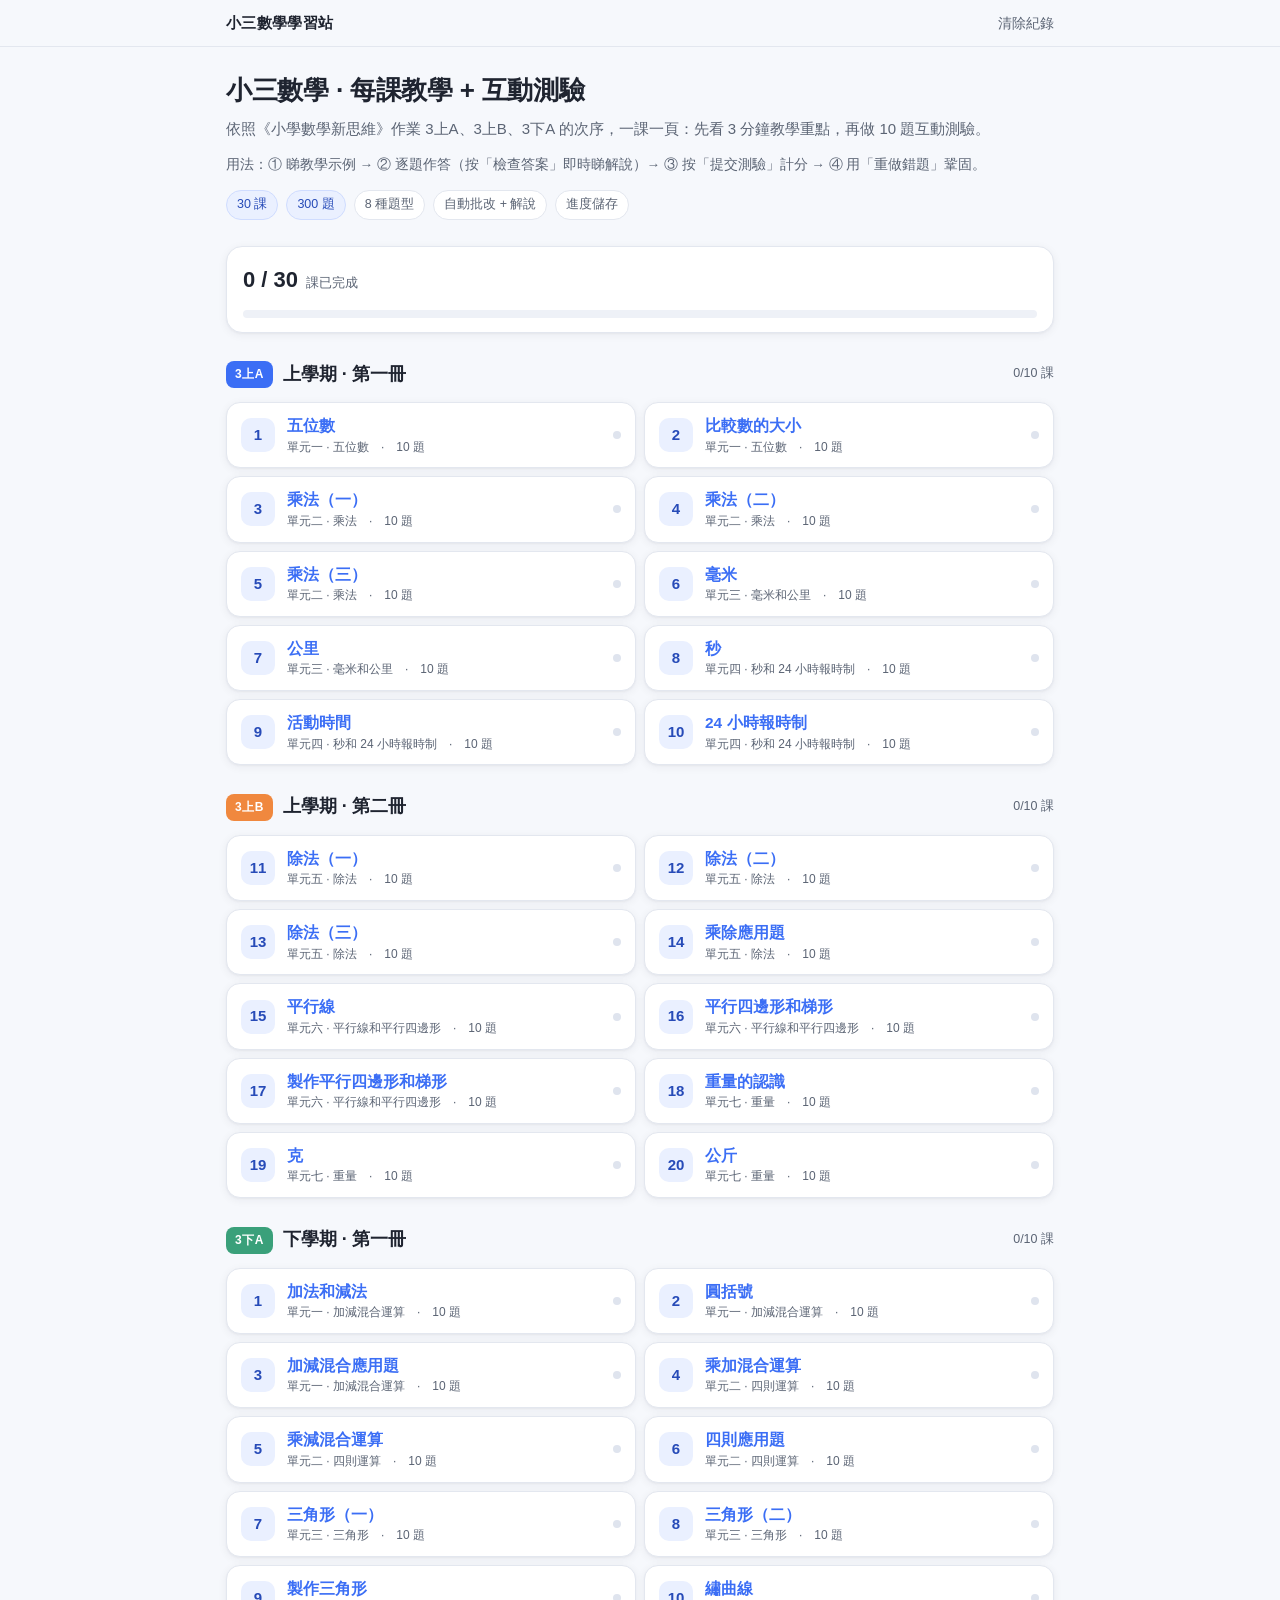
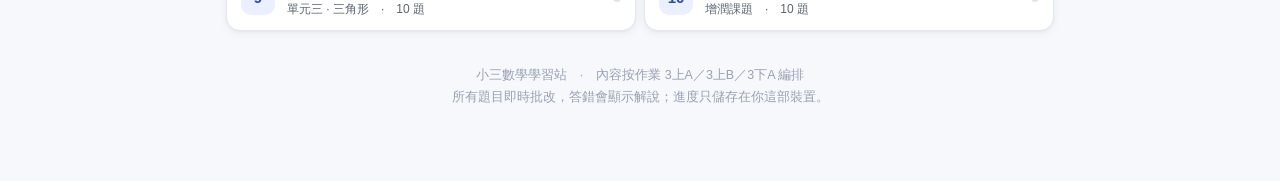
<file: index.html>
<!DOCTYPE html>
<html lang="zh-Hant-HK">
<head>
<meta charset="utf-8">
<meta name="viewport" content="width=device-width, initial-scale=1, viewport-fit=cover">
<title>小三數學學習站｜3上A · 3上B · 3下A</title>
<meta name="description" content="跟住《小學數學新思維》3上A、3上B、3下A 每一課：簡單教學重點 ＋ 互動測驗（選擇、多選、填充、判斷、排序、配對、圖形題）。">
<meta property="og:title" content="小三數學學習站｜30 課教學 + 互動測驗">
<meta property="og:description" content="3上A / 3上B / 3下A 共 30 課，每課 3 分鐘教學重點＋10 題互動測驗，即時批改與解說。">
<meta property="og:type" content="website">
<meta name="theme-color" content="#f6f8fc">
<link rel="stylesheet" href="assets/style.css">
<link rel="icon" href="data:image/svg+xml,%3Csvg xmlns='http://www.w3.org/2000/svg' viewBox='0 0 64 64'%3E%3Crect width='64' height='64' rx='14' fill='%233b6ef5'/%3E%3Ctext x='32' y='44' font-size='34' text-anchor='middle' fill='%23fff' font-family='sans-serif' font-weight='bold'%3E3%3C/text%3E%3C/svg%3E">
</head>
<body data-page="hub">

<div class="topbar"><div class="inner">
  <span class="brandmini">小三數學學習站</span>
  <span class="spacer"></span>
  <a class="backlink" href="#" id="reset">清除紀錄</a>
</div></div>

<div class="wrap">
  <div class="hero">
    <h1>小三數學 · 每課教學 + 互動測驗</h1>
    <p>依照《小學數學新思維》作業 3上A、3上B、3下A 的次序，一課一頁：先看 3 分鐘教學重點，再做 10 題互動測驗。</p>
    <p style="margin-top:10px;font-size:13.5px">用法：① 睇教學示例 → ② 逐題作答（按「檢查答案」即時睇解說）→ ③ 按「提交測驗」計分 → ④ 用「重做錯題」鞏固。</p>
    <div class="badges">
      <span class="badge on">30 課</span>
      <span class="badge on">300 題</span>
      <span class="badge">8 種題型</span>
      <span class="badge">自動批改 + 解說</span>
      <span class="badge">進度儲存</span>
    </div>
  </div>

  <div id="hub"></div>

  <div class="footer">
    小三數學學習站　·　內容按作業 3上A／3上B／3下A 編排<br>
    所有題目即時批改，答錯會顯示解說；進度只儲存在你這部裝置。
  </div>
</div>

<script src="assets/app.js"></script>
<script src="data/book-a.js"></script>
<script src="data/book-b.js"></script>
<script src="data/book-c.js"></script>
</body>
</html>
</file>
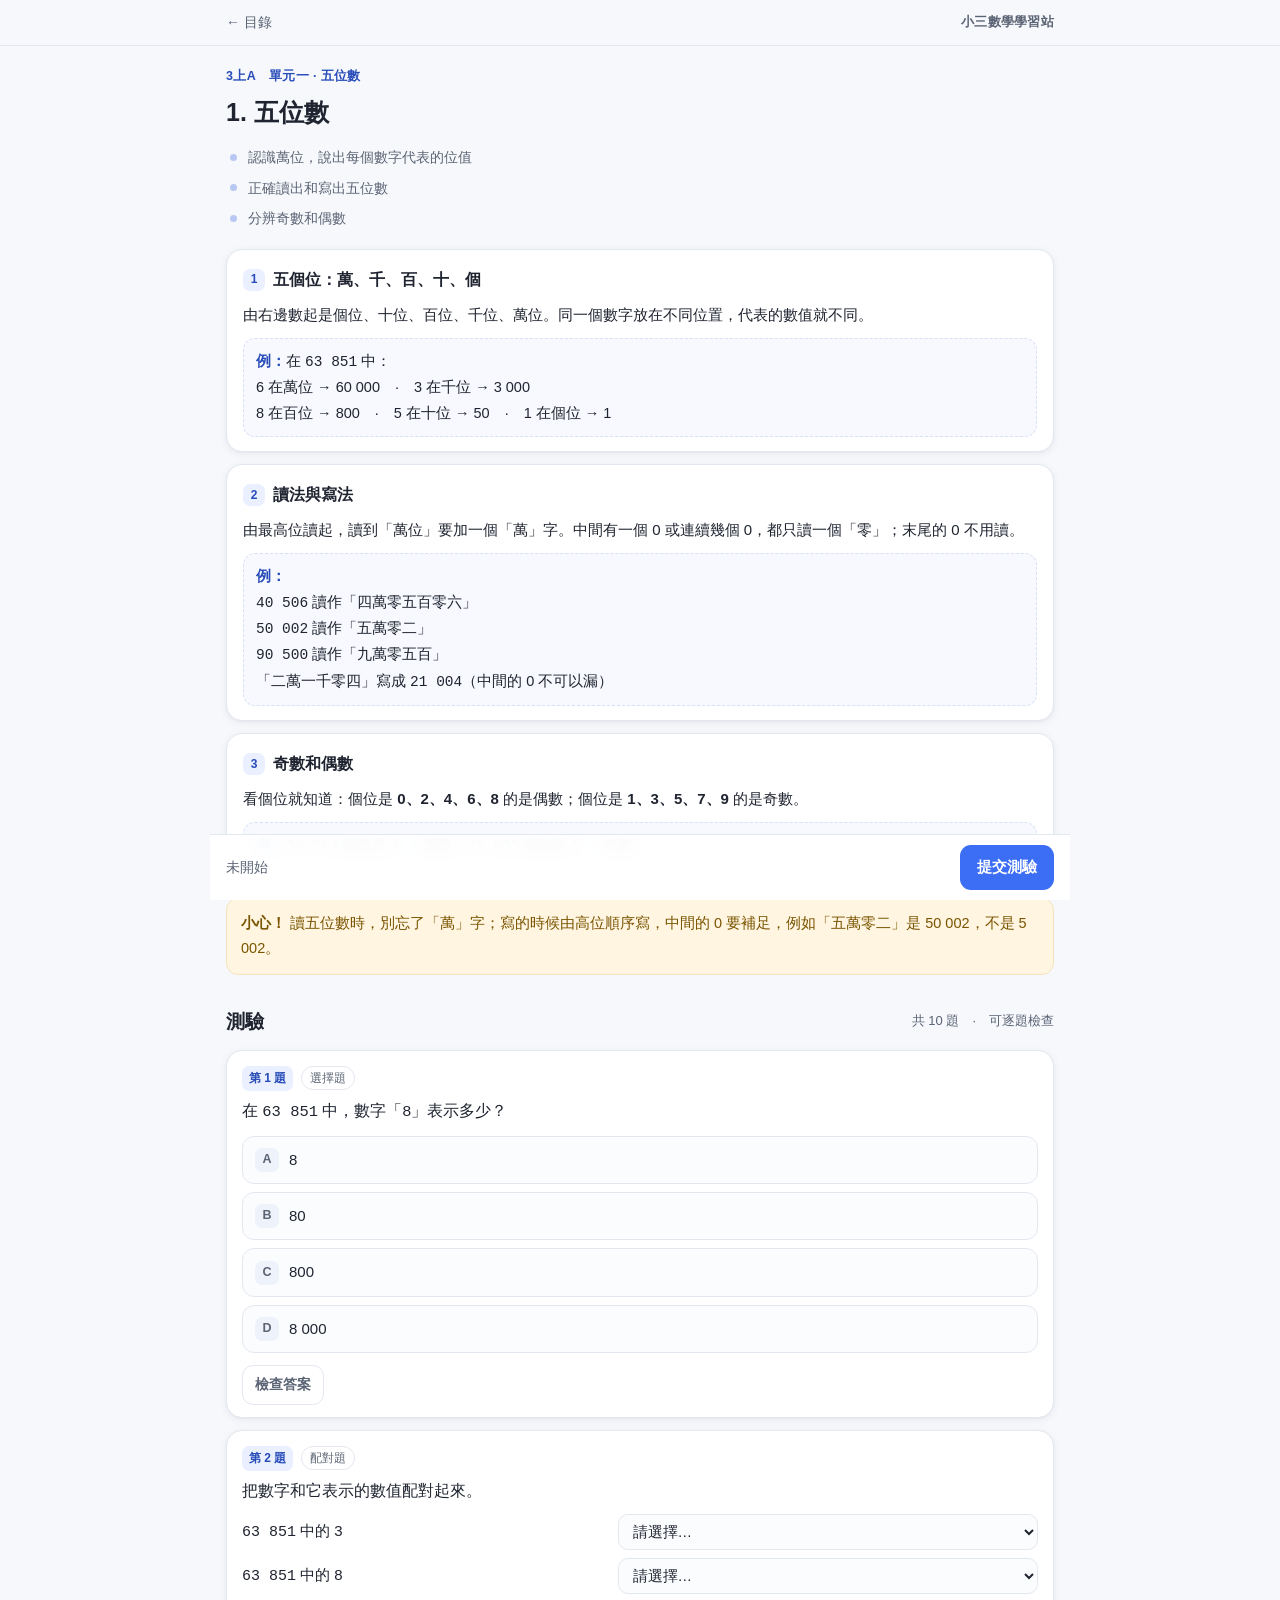
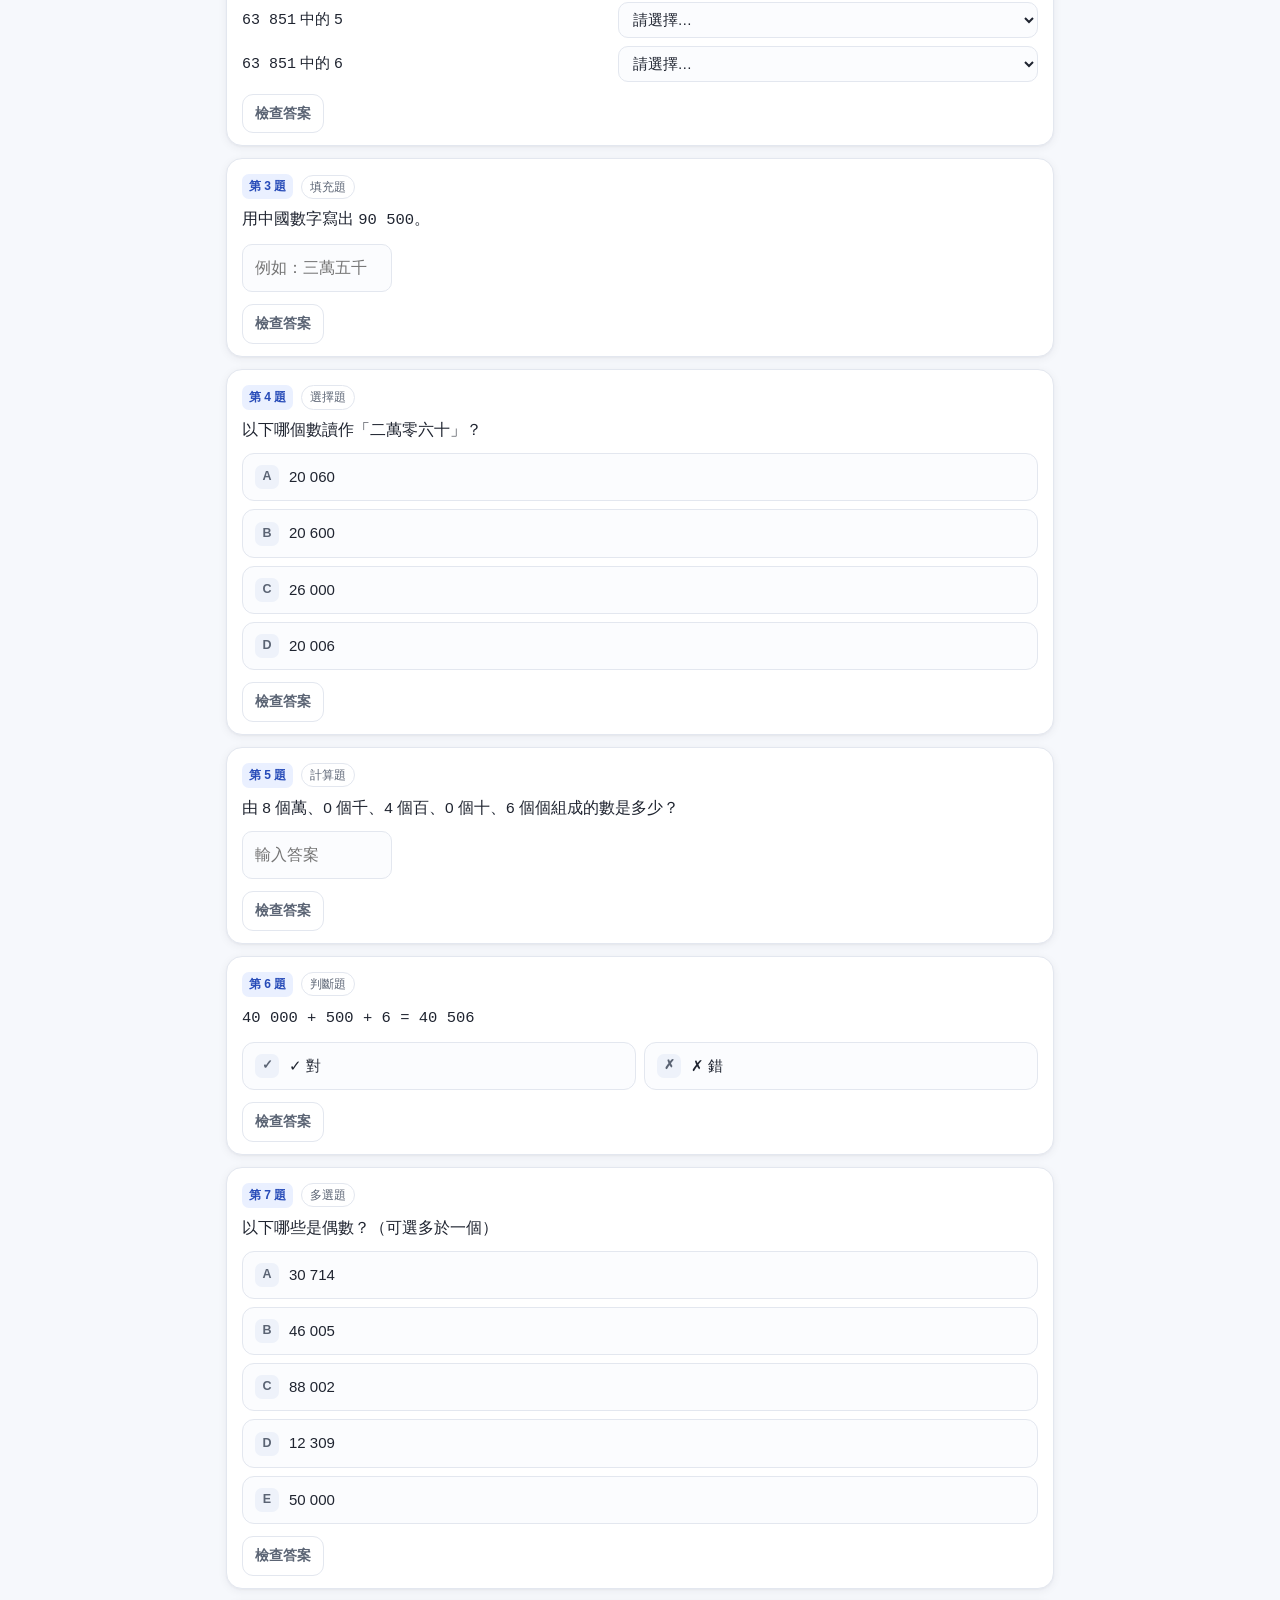
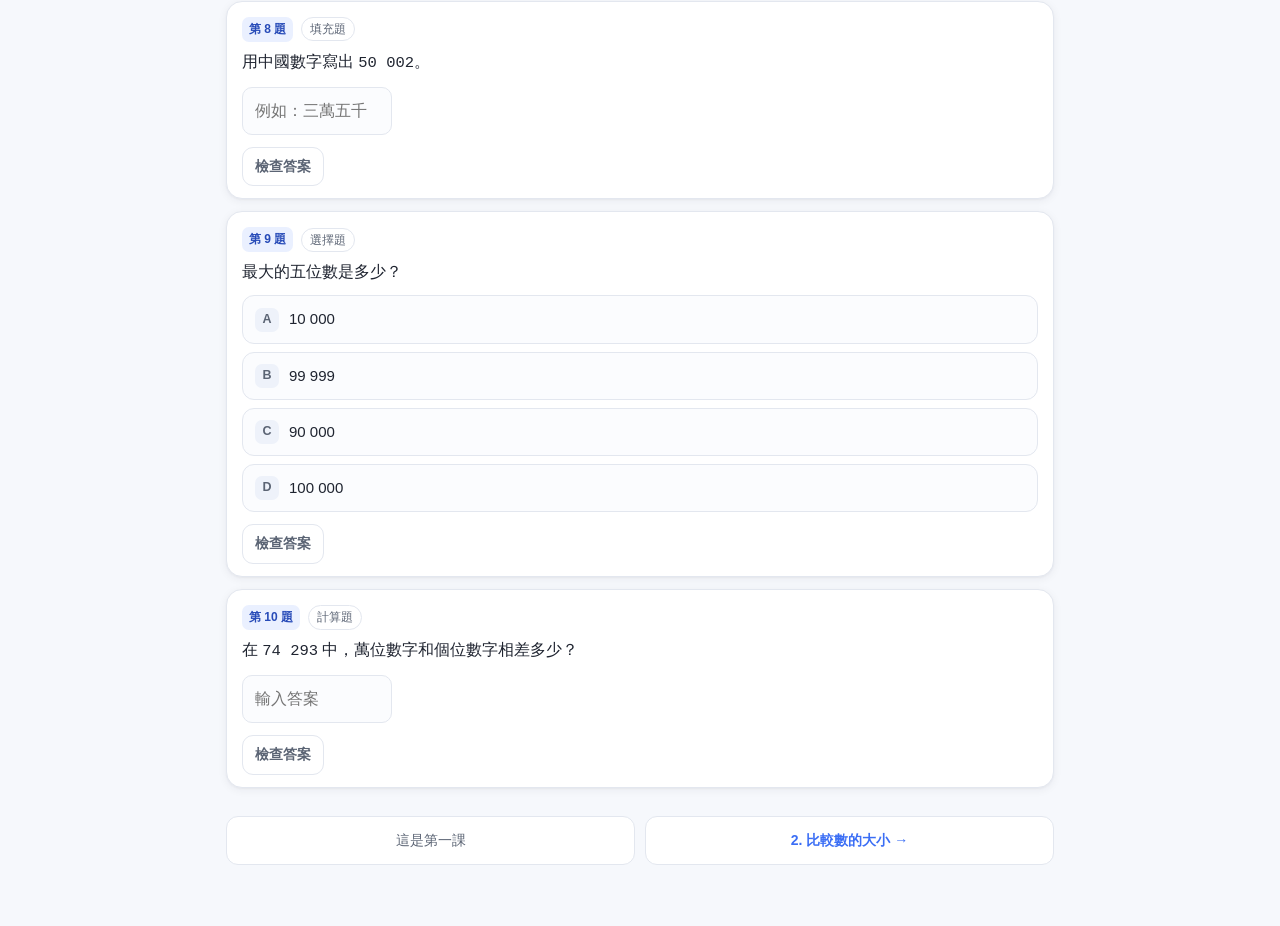
<file: lesson.html>
<!DOCTYPE html>
<html lang="zh-Hant-HK">
<head>
<meta charset="utf-8">
<meta name="viewport" content="width=device-width, initial-scale=1, viewport-fit=cover">
<title>小三數學學習站</title>
<meta name="theme-color" content="#f6f8fc">
<link rel="stylesheet" href="assets/style.css">
<link rel="icon" href="data:image/svg+xml,%3Csvg xmlns='http://www.w3.org/2000/svg' viewBox='0 0 64 64'%3E%3Crect width='64' height='64' rx='14' fill='%233b6ef5'/%3E%3Ctext x='32' y='44' font-size='34' text-anchor='middle' fill='%23fff' font-family='sans-serif' font-weight='bold'%3E3%3C/text%3E%3C/svg%3E">
</head>
<body data-page="lesson">

<div class="topbar"><div class="inner">
  <a class="backlink" href="index.html">← 目錄</a>
  <span class="spacer"></span>
  <span class="brandmini" style="font-size:13px;font-weight:600;color:#5b6474">小三數學學習站</span>
</div></div>

<div class="wrap">
  <div id="lesson"></div>
</div>

<script src="assets/app.js"></script>
<script src="data/book-a.js"></script>
<script src="data/book-b.js"></script>
<script src="data/book-c.js"></script>
</body>
</html>
</file>
<file: assets/style.css>
:root {
  --ink: #1f2430;
  --ink-soft: #5b6474;
  --line: #e3e7ef;
  --bg: #f6f8fc;
  --card: #ffffff;
  --brand: #3b6ef5;
  --brand-ink: #274bb8;
  --brand-soft: #eaf0ff;
  --ok: #17a673;
  --ok-soft: #e6f7f0;
  --bad: #e0483d;
  --bad-soft: #fdeceb;
  --warn: #d98a00;
  --warn-soft: #fff5e0;
  --r: 16px;
  --shadow: 0 2px 10px rgba(31, 36, 48, .06), 0 1px 2px rgba(31, 36, 48, .04);
}

* { box-sizing: border-box; -webkit-tap-highlight-color: transparent; }

html { -webkit-text-size-adjust: 100%; }

body {
  margin: 0;
  font-family: -apple-system, BlinkMacSystemFont, "PingFang HK", "Noto Sans TC", "Microsoft JhengHei", "Helvetica Neue", Arial, sans-serif;
  color: var(--ink);
  background: var(--bg);
  line-height: 1.75;
  font-size: 16px;
}

a { color: var(--brand); text-decoration: none; }

.wrap { max-width: 860px; margin: 0 auto; padding: 0 16px 72px; }

/* ---------- top bar ---------- */
.topbar {
  position: sticky; top: 0; z-index: 30;
  background: rgba(246, 248, 252, .92);
  backdrop-filter: saturate(180%) blur(12px);
  border-bottom: 1px solid var(--line);
}
.topbar .inner {
  max-width: 860px; margin: 0 auto; padding: 10px 16px;
  display: flex; align-items: center; gap: 10px;
}
.topbar .brandmini { font-weight: 800; font-size: 15px; letter-spacing: .02em; }
.topbar .spacer { flex: 1; }
.backlink { font-size: 14px; color: var(--ink-soft); }

/* ---------- hero ---------- */
.hero { padding: 26px 0 8px; }
.hero h1 { font-size: 26px; line-height: 1.35; margin: 0 0 8px; letter-spacing: -.01em; }
.hero p { margin: 0; color: var(--ink-soft); font-size: 15px; }
.hero .badges { display: flex; flex-wrap: wrap; gap: 8px; margin-top: 14px; }
.badge {
  font-size: 12.5px; padding: 3px 10px; border-radius: 999px;
  background: var(--card); border: 1px solid var(--line); color: var(--ink-soft);
}
.badge.on { background: var(--brand-soft); border-color: #cfdcff; color: var(--brand-ink); }

/* ---------- progress ---------- */
.overall {
  margin: 18px 0 6px; background: var(--card); border: 1px solid var(--line);
  border-radius: var(--r); padding: 14px 16px; box-shadow: var(--shadow);
}
.overall .row { display: flex; align-items: baseline; gap: 8px; }
.overall .big { font-size: 22px; font-weight: 800; }
.overall .sub { font-size: 13px; color: var(--ink-soft); }
.bar { height: 8px; border-radius: 999px; background: #eef1f7; overflow: hidden; margin-top: 10px; }
.bar > i { display: block; height: 100%; border-radius: 999px; background: linear-gradient(90deg, #3b6ef5, #4fc3a1); transition: width .4s ease; }

/* ---------- book sections ---------- */
.book { margin-top: 26px; }
.bookhead { display: flex; align-items: center; gap: 10px; margin-bottom: 12px; }
.booktag {
  font-size: 12px; font-weight: 800; letter-spacing: .04em;
  padding: 3px 9px; border-radius: 8px; color: #fff; background: var(--brand);
}
.booktag.b { background: #f0883e; }
.booktag.c { background: #3aa07a; }
.bookhead h2 { font-size: 18px; margin: 0; }
.bookhead .meta { font-size: 12.5px; color: var(--ink-soft); margin-left: auto; }

.lessons { display: grid; grid-template-columns: 1fr; gap: 8px; }
@media (min-width: 620px) { .lessons { grid-template-columns: 1fr 1fr; } }

.lesson {
  display: flex; align-items: center; gap: 12px;
  background: var(--card); border: 1px solid var(--line); border-radius: 14px;
  padding: 12px 14px; box-shadow: var(--shadow);
  transition: transform .12s ease, border-color .12s ease;
}
.lesson:active { transform: scale(.99); }
.lesson .num {
  flex: 0 0 34px; height: 34px; border-radius: 10px;
  display: grid; place-items: center; font-weight: 800; font-size: 15px;
  background: var(--brand-soft); color: var(--brand-ink);
}
.lesson .txt { min-width: 0; flex: 1; }
.lesson .t { display: block; font-weight: 700; font-size: 15.5px; line-height: 1.45; }
.lesson .u { display: block; font-size: 12px; color: var(--ink-soft); margin-top: 1px; line-height: 1.4; }
.lesson .score { font-size: 12px; font-weight: 700; color: var(--ink-soft); white-space: nowrap; }
.lesson .score.done { color: var(--ok); }
.lesson .dot { width: 8px; height: 8px; border-radius: 50%; background: #dfe4ee; }
.lesson .dot.done { background: var(--ok); }

/* ---------- lesson page ---------- */
.lessonhead { padding: 20px 0 6px; }
.lessonhead .unit { font-size: 12.5px; color: var(--brand-ink); font-weight: 700; letter-spacing: .03em; }
.lessonhead h1 { font-size: 25px; margin: 4px 0 10px; }
.goals { margin: 0; padding-left: 0; list-style: none; display: grid; gap: 6px; }
.goals li { font-size: 14px; color: var(--ink-soft); padding-left: 22px; position: relative; }
.goals li::before {
  content: ""; position: absolute; left: 4px; top: .62em;
  width: 7px; height: 7px; border-radius: 50%; background: #b9c8f2;
}

.card {
  background: var(--card); border: 1px solid var(--line);
  border-radius: var(--r); box-shadow: var(--shadow);
  padding: 16px 16px 14px; margin-top: 12px;
}
.card h3 {
  font-size: 16px; margin: 0 0 8px; display: flex; align-items: center; gap: 8px;
}
.card h3 .k {
  width: 22px; height: 22px; border-radius: 7px; flex: 0 0 auto;
  background: var(--brand-soft); color: var(--brand-ink);
  font-size: 12px; font-weight: 800; display: grid; place-items: center;
}
.card p { margin: 0 0 8px; font-size: 15px; }
.card p:last-child { margin-bottom: 0; }
.eg {
  margin-top: 10px; padding: 10px 12px; border-radius: 12px;
  background: #f7f9fe; border: 1px dashed #d7e0f5; font-size: 14.5px;
}
.eg b { color: var(--brand-ink); }
.tipbox {
  margin-top: 12px; padding: 12px 14px; border-radius: 12px; font-size: 14.5px;
  background: var(--warn-soft); border: 1px solid #f4e3bd; color: #7a5400;
}

/* formulas / sums */
.calc { font-variant-numeric: tabular-nums; font-family: "SF Mono", ui-monospace, Menlo, Consolas, monospace; }
.frac { display: inline-flex; flex-direction: column; vertical-align: middle; text-align: center; font-size: .92em; line-height: 1.15; }
.frac > span:first-child { border-bottom: 1.5px solid currentColor; padding: 0 .25em; }
.frac > span:last-child { padding: 0 .25em; }
.box { display: inline-block; min-width: 2.4em; border-bottom: 2px solid #c9d2e4; text-align: center; }

/* quiz */
.quizhead { display: flex; align-items: center; gap: 10px; margin: 30px 0 4px; }
.quizhead h2 { font-size: 19px; margin: 0; }
.quizhead .cnt { margin-left: auto; font-size: 13px; color: var(--ink-soft); }

.q {
  background: var(--card); border: 1px solid var(--line); border-radius: var(--r);
  box-shadow: var(--shadow); padding: 15px 15px 12px; margin-top: 12px;
  scroll-margin-top: 64px;
}
.q .qtop { display: flex; align-items: center; gap: 8px; margin-bottom: 6px; }
.q .qno {
  flex: 0 0 auto; font-size: 12px; font-weight: 800; color: var(--brand-ink);
  background: var(--brand-soft); border-radius: 7px; padding: 2px 7px;
}
.q .qtype { font-size: 11.5px; color: var(--ink-soft); border: 1px solid var(--line); border-radius: 999px; padding: 1px 8px; }
.q .qtext { font-size: 15.5px; margin: 2px 0 10px; }
.q .qtext .hl { background: #fff3c4; border-radius: 4px; padding: 0 2px; }
.opts { display: grid; gap: 8px; }
.opts.two { grid-template-columns: 1fr 1fr; }
.opt {
  display: flex; align-items: center; gap: 10px; width: 100%;
  text-align: left; font: inherit; font-size: 15px; color: inherit;
  background: #fbfcfe; border: 1.5px solid var(--line); border-radius: 12px;
  padding: 10px 12px; cursor: pointer; transition: all .12s ease;
}
.opt:active { transform: scale(.995); }
.opt .k {
  flex: 0 0 24px; height: 24px; border-radius: 7px; display: grid; place-items: center;
  font-size: 12.5px; font-weight: 800; background: #eef2fa; color: var(--ink-soft);
}
.opt.sel { border-color: var(--brand); background: var(--brand-soft); }
.opt.sel .k { background: var(--brand); color: #fff; }
.opt.ok { border-color: var(--ok); background: var(--ok-soft); }
.opt.ok .k { background: var(--ok); color: #fff; }
.opt.bad { border-color: var(--bad); background: var(--bad-soft); }
.opt.bad .k { background: var(--bad); color: #fff; }
.opt[disabled] { cursor: default; }
.opt svg { display: block; }

.figrid { display: grid; grid-template-columns: repeat(2, 1fr); gap: 8px; }
@media (min-width: 560px) { .figrid { grid-template-columns: repeat(4, 1fr); } }
.figopt {
  background: #fbfcfe; border: 1.5px solid var(--line); border-radius: 12px;
  padding: 6px; cursor: pointer; text-align: center; transition: all .12s ease;
}
.figopt .lab { font-size: 12.5px; font-weight: 800; color: var(--ink-soft); }
.figopt.sel { border-color: var(--brand); background: var(--brand-soft); }
.figopt.sel .lab { color: var(--brand-ink); }
.figopt.ok { border-color: var(--ok); background: var(--ok-soft); }
.figopt.bad { border-color: var(--bad); background: var(--bad-soft); }
.figopt svg { width: 100%; height: auto; }

.inputrow { display: flex; align-items: center; gap: 8px; flex-wrap: wrap; }
input.ans {
  font: inherit; font-size: 16px; padding: 9px 12px; width: 150px;
  border: 1.5px solid var(--line); border-radius: 10px; background: #fbfcfe; color: var(--ink);
}
input.ans:focus { outline: none; border-color: var(--brand); background: #fff; box-shadow: 0 0 0 3px var(--brand-soft); }
input.ans.ok { border-color: var(--ok); background: var(--ok-soft); }
input.ans.bad { border-color: var(--bad); background: var(--bad-soft); }
.unit { font-size: 15px; color: var(--ink-soft); }

.ordertray {
  display: flex; flex-wrap: wrap; gap: 8px; min-height: 46px;
  border: 1.5px dashed #cfd8ea; border-radius: 12px; padding: 8px; background: #fbfcfe;
}
.ordertray .slot { font-size: 12px; color: #a9b3c6; padding: 6px; }
.ordertray.filled { border-style: solid; }
.ochip {
  font: inherit; font-size: 14.5px; padding: 6px 12px; border-radius: 10px;
  border: 1.5px solid var(--line); background: #fff; cursor: pointer;
}
.ochip.sel { border-color: var(--brand); background: var(--brand-soft); color: var(--brand-ink); font-weight: 700; }
.ochip.ok { border-color: var(--ok); background: var(--ok-soft); }
.ochip.bad { border-color: var(--bad); background: var(--bad-soft); }
.ochip .pos {
  display: inline-grid; place-items: center; width: 18px; height: 18px; margin-right: 6px;
  border-radius: 50%; background: var(--brand); color: #fff; font-size: 11px; font-weight: 800;
}

.matchrow { display: grid; grid-template-columns: minmax(0, 1fr) minmax(0, 1.15fr); gap: 10px; align-items: center; margin-bottom: 8px; }
.matchrow .left { font-size: 15px; min-width: 0; }
.matchrow select {
  font: inherit; font-size: 14.5px; padding: 8px 10px; border-radius: 10px;
  border: 1.5px solid var(--line); background: #fbfcfe; color: var(--ink); width: 100%;
}
.matchrow select:focus { outline: none; border-color: var(--brand); }
.matchrow.ok select { border-color: var(--ok); background: var(--ok-soft); }
.matchrow.bad select { border-color: var(--bad); background: var(--bad-soft); }

.qfoot { display: flex; align-items: center; gap: 10px; margin-top: 12px; }
.btn {
  font: inherit; font-size: 14.5px; font-weight: 700; cursor: pointer;
  padding: 9px 16px; border-radius: 11px; border: 1.5px solid transparent;
}
.btn.primary { background: var(--brand); color: #fff; }
.btn.primary:active { background: var(--brand-ink); }
.btn.ghost { background: #fff; border-color: var(--line); color: var(--ink-soft); }
.btn.sm { font-size: 13.5px; padding: 7px 12px; }
.btn[disabled] { opacity: .5; cursor: default; }

.verdict { font-size: 14px; font-weight: 800; }
.verdict.ok { color: var(--ok); }
.verdict.bad { color: var(--bad); }
.why {
  margin-top: 10px; padding: 11px 13px; border-radius: 12px;
  background: #f5f8ff; border-left: 3px solid var(--brand);
  font-size: 14.5px; color: #33405a;
}
.why b { color: var(--brand-ink); }
.why.hide { display: none; }

/* result */
.result {
  margin-top: 14px; border-radius: var(--r); padding: 18px;
  background: linear-gradient(160deg, #eef3ff, #f6fbf8);
  border: 1px solid #dce6fb;
}
.result .big { font-size: 30px; font-weight: 800; letter-spacing: -.02em; }
.result .msg { font-size: 15px; margin-top: 2px; }
.result .break { display: flex; flex-wrap: wrap; gap: 8px; margin-top: 12px; }
.result .break span { font-size: 12.5px; background: #fff; border: 1px solid var(--line); border-radius: 999px; padding: 3px 10px; }
.result .acts { display: flex; flex-wrap: wrap; gap: 8px; margin-top: 14px; }

.floatbar {
  position: sticky; bottom: 0; z-index: 25; margin: 16px -16px -72px;
  padding: 10px 16px calc(10px + env(safe-area-inset-bottom));
  background: rgba(255, 255, 255, .94); border-top: 1px solid var(--line);
  backdrop-filter: blur(10px);
  display: flex; align-items: center; gap: 10px;
}
.floatbar .stat { font-size: 13.5px; color: var(--ink-soft); }
.floatbar .spacer { flex: 1; }

.navlesson { display: flex; gap: 10px; margin-top: 18px; }
.navlesson a, .navlesson span {
  flex: 1; text-align: center; font-size: 14px; padding: 11px 8px; border-radius: 12px;
  background: #fff; border: 1px solid var(--line); color: var(--ink-soft);
}
.navlesson a { color: var(--brand); font-weight: 700; }

.footer { text-align: center; font-size: 12.5px; color: #98a1b3; margin-top: 34px; }

@media print {
  .topbar, .floatbar, .navlesson, .qfoot .btn, .result .acts { display: none !important; }
  body { background: #fff; }
  .card, .q { break-inside: avoid; box-shadow: none; }
}
</file>
